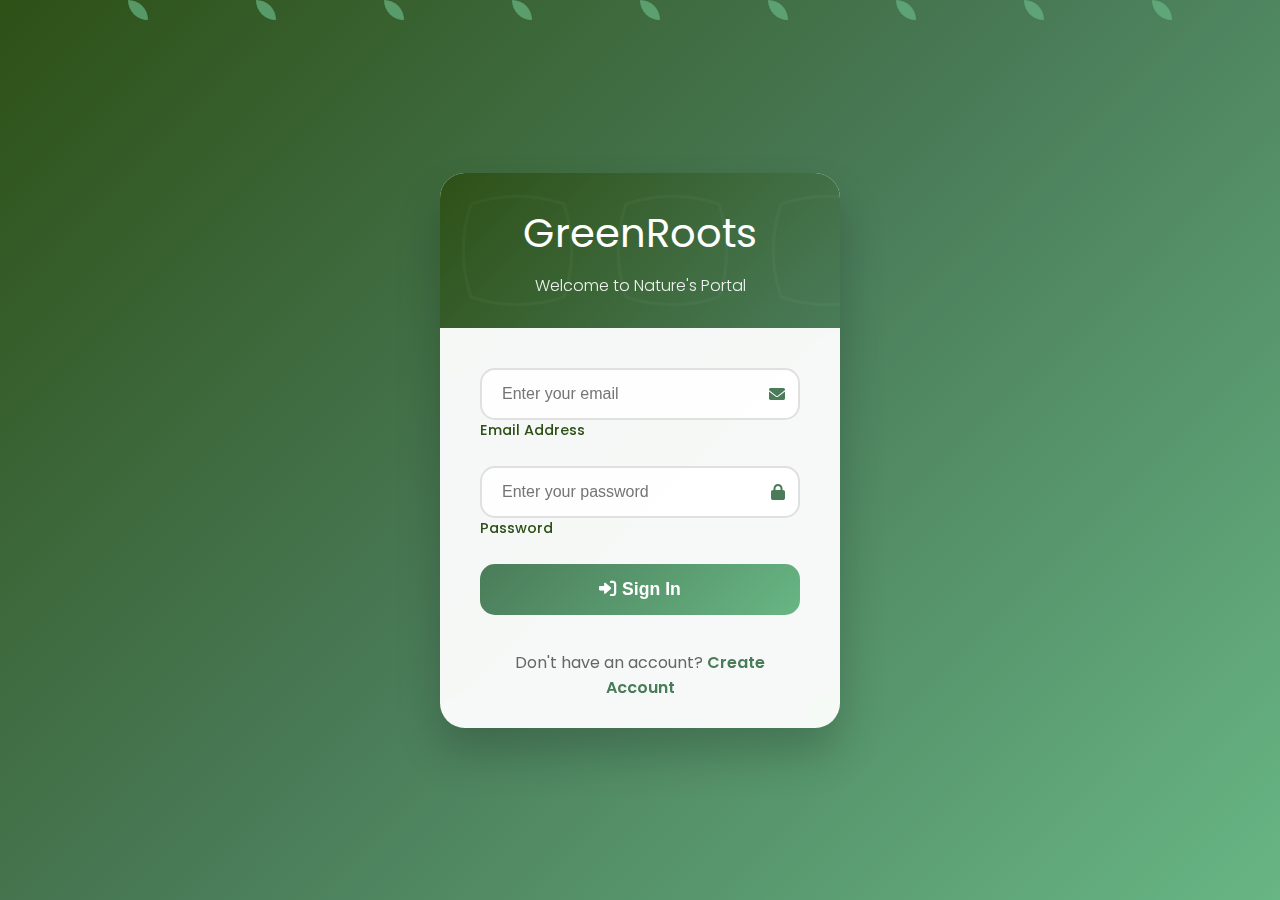
<file: index.html>
<!DOCTYPE html>
<html lang="en">
<head>
    <meta charset="UTF-8">
    <meta name="viewport" content="width=device-width, initial-scale=1.0">
    <title>GreenLeaf - Login & Signup</title>
    <link href="https://fonts.googleapis.com/css2?family=Poppins:wght@300;400;500;600;700&display=swap" rel="stylesheet">
    <link rel="stylesheet" href="https://cdnjs.cloudflare.com/ajax/libs/font-awesome/6.0.0/css/all.min.css">
    <style>
        * {
            margin: 0;
            padding: 0;
            box-sizing: border-box;
        }

        body {
            font-family: 'Poppins', sans-serif;
            background: linear-gradient(135deg, #2d5016 0%, #4a7c59 50%, #68b684 100%);
            min-height: 100vh;
            display: flex;
            align-items: center;
            justify-content: center;
            position: relative;
            overflow: hidden;
        }

        /* Animated Background Elements */
        .bg-animation {
            position: absolute;
            top: 0;
            left: 0;
            width: 100%;
            height: 100%;
            overflow: hidden;
            z-index: 0;
        }

        .leaf {
            position: absolute;
            width: 20px;
            height: 20px;
            background: #68b684;
            border-radius: 0 100% 0 100%;
            opacity: 0.7;
            animation: float 6s ease-in-out infinite;
        }

        .leaf:nth-child(1) { left: 10%; animation-delay: 0s; }
        .leaf:nth-child(2) { left: 20%; animation-delay: 1s; }
        .leaf:nth-child(3) { left: 30%; animation-delay: 2s; }
        .leaf:nth-child(4) { left: 40%; animation-delay: 3s; }
        .leaf:nth-child(5) { left: 50%; animation-delay: 4s; }
        .leaf:nth-child(6) { left: 60%; animation-delay: 0.5s; }
        .leaf:nth-child(7) { left: 70%; animation-delay: 1.5s; }
        .leaf:nth-child(8) { left: 80%; animation-delay: 2.5s; }
        .leaf:nth-child(9) { left: 90%; animation-delay: 3.5s; }

        @keyframes float {
            0%, 100% { transform: translateY(0px) rotate(0deg); }
            50% { transform: translateY(-20px) rotate(10deg); }
        }

        /* Main Container */
        .container {
            background: rgba(255, 255, 255, 0.95);
            backdrop-filter: blur(20px);
            border-radius: 25px;
            box-shadow: 0 25px 45px rgba(0, 0, 0, 0.2);
            overflow: hidden;
            width: 400px;
            min-height: 500px;
            position: relative;
            z-index: 1;
            transform: translateY(0);
            animation: slideUp 0.8s ease-out;
        }

        @keyframes slideUp {
            from {
                opacity: 0;
                transform: translateY(50px);
            }
            to {
                opacity: 1;
                transform: translateY(0);
            }
        }

        /* Header */
        .header {
            background: linear-gradient(135deg, #2d5016, #4a7c59);
            color: white;
            text-align: center;
            padding: 30px 20px;
            position: relative;
        }

        .header::before {
            content: '';
            position: absolute;
            top: 0;
            left: 0;
            right: 0;
            bottom: 0;
            background: url('data:image/svg+xml,<svg xmlns="http://www.w3.org/2000/svg" viewBox="0 0 100 100"><path d="M20,20 Q50,10 80,20 Q90,50 80,80 Q50,90 20,80 Q10,50 20,20" fill="none" stroke="rgba(255,255,255,0.1)" stroke-width="2"/></svg>');
            opacity: 0.3;
        }

        .logo {
            font-size: 2.5rem;
            margin-bottom: 10px;
            animation: bounce 2s infinite;
        }

        @keyframes bounce {
            0%, 20%, 50%, 80%, 100% { transform: translateY(0); }
            40% { transform: translateY(-10px); }
            60% { transform: translateY(-5px); }
        }

        .subtitle {
            font-size: 1rem;
            opacity: 0.9;
            font-weight: 300;
        }

        /* Form Container */
        .form-container {
            position: relative;
            height: 400px;
            overflow: hidden;
        }

        .form {
            position: absolute;
            width: 100%;
            padding: 40px;
            transition: all 0.6s cubic-bezier(0.68, -0.55, 0.265, 1.55);
        }

        .login-form {
            transform: translateX(0);
            opacity: 1;
        }

        .signup-form {
            transform: translateX(100%);
            opacity: 0;
        }

        .container.signup-active .login-form {
            transform: translateX(-100%);
            opacity: 0;
        }

        .container.signup-active .signup-form {
            transform: translateX(0);
            opacity: 1;
        }

        /* Form Groups */
        .form-group {
            margin-bottom: 25px;
            position: relative;
        }

        .form-group label {
            display: block;
            margin-bottom: 8px;
            color: #2d5016;
            font-weight: 500;
            font-size: 0.9rem;
            transition: all 0.3s;
        }

        .form-group input {
            width: 100%;
            padding: 15px 20px;
            border: 2px solid #e0e0e0;
            border-radius: 15px;
            font-size: 1rem;
            transition: all 0.3s;
            background: rgba(255, 255, 255, 0.9);
        }

        .form-group input:focus {
            outline: none;
            border-color: #4a7c59;
            box-shadow: 0 0 20px rgba(74, 124, 89, 0.3);
            transform: translateY(-2px);
        }

        .form-group input:focus + label,
        .form-group input:not(:placeholder-shown) + label {
            color: #4a7c59;
            transform: translateY(-5px);
        }

        /* Icon Inputs */
        .input-with-icon {
            position: relative;
        }

        .input-with-icon i {
            position: absolute;
            right: 15px;
            top: 50%;
            transform: translateY(-50%);
            color: #4a7c59;
            transition: all 0.3s;
        }

        .input-with-icon input:focus ~ i {
            color: #2d5016;
            animation: pulse 0.6s;
        }

        @keyframes pulse {
            0% { transform: translateY(-50%) scale(1); }
            50% { transform: translateY(-50%) scale(1.2); }
            100% { transform: translateY(-50%) scale(1); }
        }

        /* Buttons */
        .btn {
            width: 100%;
            padding: 15px;
            border: none;
            border-radius: 15px;
            font-size: 1.1rem;
            font-weight: 600;
            cursor: pointer;
            transition: all 0.3s;
            position: relative;
            overflow: hidden;
        }

        .btn-primary {
            background: linear-gradient(135deg, #4a7c59, #68b684);
            color: white;
            margin-bottom: 15px;
        }

        .btn-primary:hover {
            transform: translateY(-3px);
            box-shadow: 0 10px 25px rgba(74, 124, 89, 0.4);
        }

        .btn-primary::before {
            content: '';
            position: absolute;
            top: 0;
            left: -100%;
            width: 100%;
            height: 100%;
            background: linear-gradient(90deg, transparent, rgba(255,255,255,0.3), transparent);
            transition: left 0.5s;
        }

        .btn-primary:hover::before {
            left: 100%;
        }

        .btn-secondary {
            background: transparent;
            color: #4a7c59;
            border: 2px solid #4a7c59;
        }

        .btn-secondary:hover {
            background: #4a7c59;
            color: white;
            transform: translateY(-2px);
        }

        /* Toggle Text */
        .toggle-text {
            text-align: center;
            margin-top: 20px;
            color: #666;
        }

        .toggle-link {
            color: #4a7c59;
            cursor: pointer;
            font-weight: 600;
            text-decoration: none;
            transition: all 0.3s;
        }

        .toggle-link:hover {
            color: #2d5016;
            text-decoration: underline;
        }

        /* Animations */
        .fade-in {
            animation: fadeIn 0.5s ease-in;
        }

        @keyframes fadeIn {
            from { opacity: 0; transform: translateY(20px); }
            to { opacity: 1; transform: translateY(0); }
        }

        .shake {
            animation: shake 0.5s ease-in-out;
        }

        @keyframes shake {
            0%, 100% { transform: translateX(0); }
            25% { transform: translateX(-5px); }
            75% { transform: translateX(5px); }
        }

        /* Success Message */
        .success-message {
            background: linear-gradient(135deg, #4a7c59, #68b684);
            color: white;
            padding: 15px;
            border-radius: 10px;
            margin-bottom: 20px;
            text-align: center;
            display: none;
            animation: slideDown 0.5s ease-out;
        }

        @keyframes slideDown {
            from { opacity: 0; transform: translateY(-20px); }
            to { opacity: 1; transform: translateY(0); }
        }

        /* Responsive */
        @media (max-width: 480px) {
            .container {
                width: 90%;
                margin: 20px;
            }
            
            .form {
                padding: 30px 25px;
            }
        }

        /* Password Strength Indicator */
        .password-strength {
            height: 4px;
            background: #e0e0e0;
            border-radius: 2px;
            margin-top: 5px;
            overflow: hidden;
        }

        .strength-bar {
            height: 100%;
            width: 0%;
            transition: all 0.3s;
            border-radius: 2px;
        }

        .strength-weak { background: #ff4757; width: 33%; }
        .strength-medium { background: #ffa502; width: 66%; }
        .strength-strong { background: #4a7c59; width: 100%; }
    </style>
</head>
<body>
    <!-- Animated Background -->
    <div class="bg-animation">
        <div class="leaf"></div>
        <div class="leaf"></div>
        <div class="leaf"></div>
        <div class="leaf"></div>
        <div class="leaf"></div>
        <div class="leaf"></div>
        <div class="leaf"></div>
        <div class="leaf"></div>
        <div class="leaf"></div>
    </div>

    <div class="container" id="container">
        <!-- Header -->
        <div class="header">
            <div class="logo">GreenRoots</div>
            <div class="subtitle">Welcome to Nature's Portal</div>
        </div>

        <!-- Form Container -->
        <div class="form-container">
            <!-- Login Form -->
            <div class="form login-form">
                <div class="success-message" id="loginSuccess">
                    <i class="fas fa-check-circle"></i> Welcome back! Login successful.
                </div>

                <div class="form-group">
                    <div class="input-with-icon">
                        <input type="email" id="loginEmail" placeholder="Enter your email" required>
                        <i class="fas fa-envelope"></i>
                    </div>
                    <label for="loginEmail">Email Address</label>
                </div>

                <div class="form-group">
                    <div class="input-with-icon">
                        <input type="password" id="loginPassword" placeholder="Enter your password" required>
                        <i class="fas fa-lock"></i>
                    </div>
                    <label for="loginPassword">Password</label>
                </div>

                <button class="btn btn-primary" onclick="handleLogin()">
                    <i class="fas fa-sign-in-alt"></i> Sign In
                </button>

                <div class="toggle-text">
                    Don't have an account? 
                    <a href="#" class="toggle-link" onclick="toggleForm()">Create Account</a>
                </div>
            </div>

            <!-- Signup Form -->
            <div class="form signup-form">
                <div class="success-message" id="signupSuccess">
                    <i class="fas fa-check-circle"></i> Account created successfully! Welcome to GreenLeaf.
                </div>

                <div class="form-group">
                    <div class="input-with-icon">
                        <input type="text" id="fullName" placeholder="Enter your full name" required>
                        <i class="fas fa-user"></i>
                    </div>
                    <label for="fullName">Full Name</label>
                </div>

                <div class="form-group">
                    <div class="input-with-icon">
                        <input type="email" id="signupEmail" placeholder="Enter your email" required>
                        <i class="fas fa-envelope"></i>
                    </div>
                    <label for="signupEmail">Email Address</label>
                </div>

                <div class="form-group">
                    <div class="input-with-icon">
                        <input type="password" id="signupPassword" placeholder="Create a password" required onkeyup="checkPasswordStrength()">
                        <i class="fas fa-lock"></i>
                    </div>
                    <label for="signupPassword">Password</label>
                    <div class="password-strength">
                        <div class="strength-bar" id="strengthBar"></div>
                    </div>
                </div>

                <div class="form-group">
                    <div class="input-with-icon">
                        <input type="password" id="confirmPassword" placeholder="Confirm your password" required>
                        <i class="fas fa-shield-alt"></i>
                    </div>
                    <label for="confirmPassword">Confirm Password</label>
                </div>

                <button class="btn btn-primary" onclick="handleSignup()">
                    <i class="fas fa-user-plus"></i> Create Account
                </button>

                <div class="toggle-text">
                    Already have an account? 
                    <a href="#" class="toggle-link" onclick="toggleForm()">Sign In</a>
                </div>
            </div>
        </div>
    </div>

    <script>
        // Toggle between login and signup forms
        function toggleForm() {
            const container = document.getElementById('container');
            container.classList.toggle('signup-active');
            
            // Clear all inputs
            document.querySelectorAll('input').forEach(input => {
                input.value = '';
                input.classList.remove('shake');
            });
            
            // Hide success messages
            document.getElementById('loginSuccess').style.display = 'none';
            document.getElementById('signupSuccess').style.display = 'none';
        }
// Handle login
function handleLogin() {
    const email = document.getElementById('loginEmail').value;
    const password = document.getElementById('loginPassword').value;

    if (!email || !password) {
        shakeInputs(['loginEmail', 'loginPassword']);
        return;
    }

    if (!isValidEmail(email)) {
        shakeInputs(['loginEmail']);
        return;
    }

    // Show success message
    document.getElementById('loginSuccess').style.display = 'block';
    
    console.log('Login attempt:', { email, password });
    
    // Redirect to main page after 1.5 seconds
    setTimeout(() => {
        window.location.href = 'main.html';  // ← Changed this line
    }, 1500);
}

// Handle signup
function handleSignup() {
    const fullName = document.getElementById('fullName').value;
    const email = document.getElementById('signupEmail').value;
    const password = document.getElementById('signupPassword').value;
    const confirmPassword = document.getElementById('confirmPassword').value;

    const errors = [];
    
    if (!fullName.trim()) errors.push('fullName');
    if (!email || !isValidEmail(email)) errors.push('signupEmail');
    if (!password || password.length < 6) errors.push('signupPassword');
    if (password !== confirmPassword) errors.push('confirmPassword');

    if (errors.length > 0) {
        shakeInputs(errors);
        return;
    }

    document.getElementById('signupSuccess').style.display = 'block';
    
    console.log('Signup attempt:', { fullName, email, password });
    
    // Redirect to main page after 1.5 seconds
    setTimeout(() => {
        window.location.href = 'main.html';  
    }, 1500);
}
        // Utility functions
        function isValidEmail(email) {
            const emailRegex = /^[^\s@]+@[^\s@]+\.[^\s@]+$/;
            return emailRegex.test(email);
        }

        function shakeInputs(inputIds) {
            inputIds.forEach(id => {
                const input = document.getElementById(id);
                input.classList.add('shake');
                setTimeout(() => input.classList.remove('shake'), 500);
            });
        }

        // Password strength checker
        function checkPasswordStrength() {
            const password = document.getElementById('signupPassword').value;
            const strengthBar = document.getElementById('strengthBar');
            
            let strength = 0;
            
            // Length check
            if (password.length >= 6) strength++;
            if (password.length >= 10) strength++;
            
            // Character variety checks
            if (/[a-z]/.test(password)) strength++;
            if (/[A-Z]/.test(password)) strength++;
            if (/[0-9]/.test(password)) strength++;
            if (/[^A-Za-z0-9]/.test(password)) strength++;
            
            // Update strength bar
            strengthBar.className = 'strength-bar';
            
            if (strength <= 2) {
                strengthBar.classList.add('strength-weak');
            } else if (strength <= 4) {
                strengthBar.classList.add('strength-medium');
            } else {
                strengthBar.classList.add('strength-strong');
            }
        }

        // Add floating animation to inputs on focus
        document.querySelectorAll('input').forEach(input => {
            input.addEventListener('focus', function() {
                this.parentElement.style.transform = 'translateY(-2px)';
            });
            
            input.addEventListener('blur', function() {
                this.parentElement.style.transform = 'translateY(0)';
            });
        });

        // Add smooth scrolling and animations
        document.addEventListener('DOMContentLoaded', function() {
            // Animate form elements on load
            const formElements = document.querySelectorAll('.form-group, .btn');
            formElements.forEach((element, index) => {
                element.style.animationDelay = `${index * 0.1}s`;
                element.classList.add('fade-in');
            });
        });

        // Easter egg: Konami code for special animation
        let konamiCode = [];
        const konamiSequence = [38, 38, 40, 40, 37, 39, 37, 39, 66, 65];

        document.addEventListener('keydown', function(e) {
            konamiCode.push(e.keyCode);
            if (konamiCode.length > konamiSequence.length) {
                konamiCode.shift();
            }
            
            if (konamiCode.join('') === konamiSequence.join('')) {
                document.body.style.animation = 'rainbow 2s infinite';
                setTimeout(() => {
                    document.body.style.animation = '';
                }, 4000);
            }
        });

        // Add rainbow animation for easter egg
        const style = document.createElement('style');
        style.textContent = `
            @keyframes rainbow {
                0% { filter: hue-rotate(0deg); }
                100% { filter: hue-rotate(360deg); }
            }
        `;
        document.head.appendChild(style);
    </script>
</body>
</html>
</file>
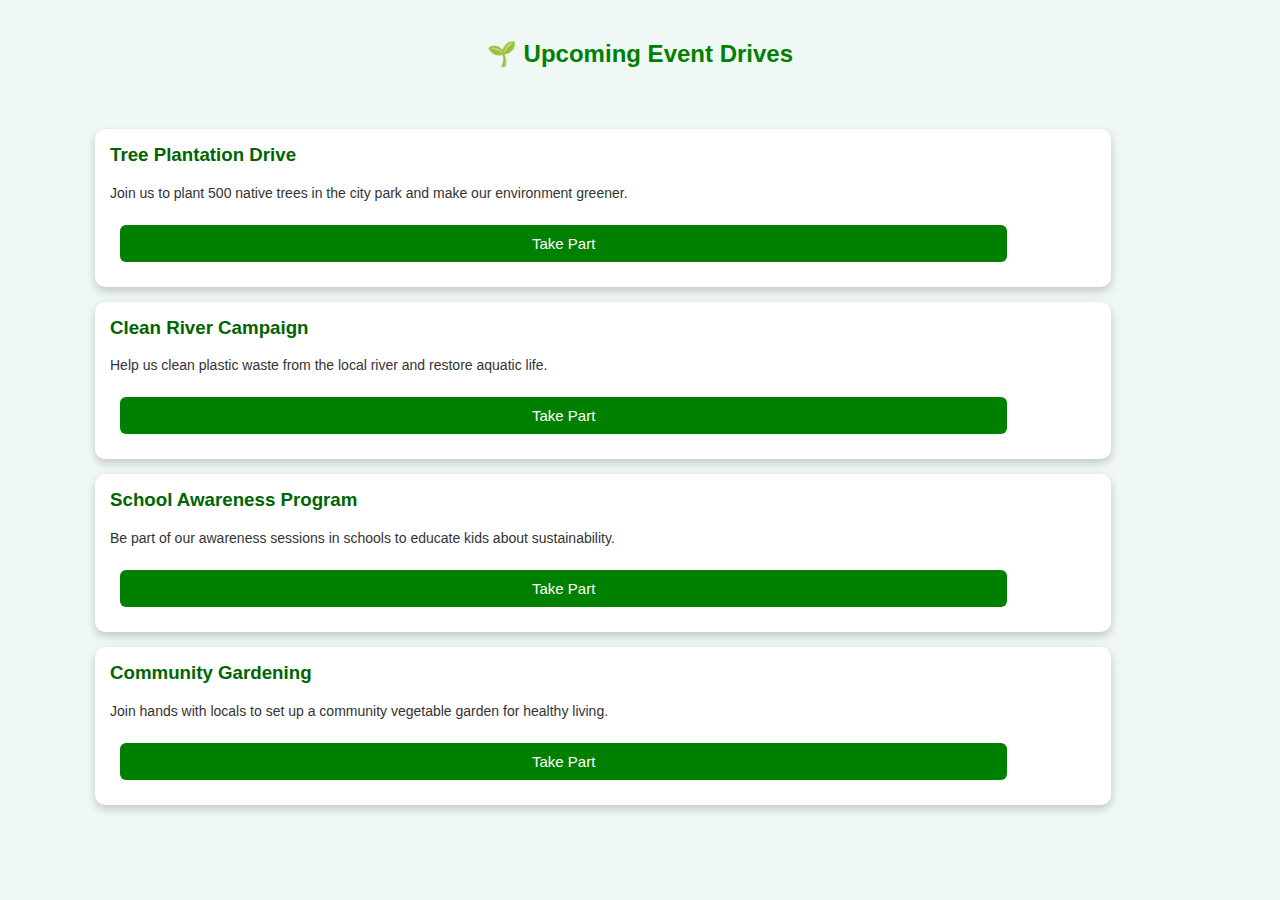
<file: Events.html>
<!DOCTYPE html>
<html lang="en">
<head>
  <meta charset="UTF-8">
  <meta name="viewport" content="width=device-width, initial-scale=1.0">
  <title>Event Drives</title>
  <style>
    body {
      font-family: Arial, sans-serif;
      background: #f0f8f5;
      margin: 0;
      padding: 20px;
    }

    h2 {
      text-align: center;
      color: green;
      margin-bottom: 20px;
    }

    .events-container {
      display: grid;
      grid-template-columns: repeat(auto-fit, minmax(250px, 1fr));
      gap: 20px;
      margin: 10px;
      padding: 10px;
    }

    .event-card {
      background: white;
      border-radius: 10px;
      padding: 15px;
      box-shadow: 0 4px 10px rgba(0,0,0,0.2);
      transition: transform 0.2s ease;
      width: 85%;
      margin: 15px;
    }

    .event-card:hover {
      transform: scale(1.03);
    }

    .event-card h3 {
      margin-top: 0;
      color: darkgreen;
    }

    .event-card p {
      font-size: 14px;
      color: #333;
      
    }

    .event-card button {
      margin-top: 10px;
      width: 90%;
      padding: 10px;
      border: none;
      border-radius: 6px;
      background: green;
      color: white;
      font-size: 15px;
      cursor: pointer;
      margin: 10px;
      align-items: center;
    }

    .event-card button:hover {
      background: darkgreen;
    }
  </style>
</head>
<body>

  <h2>🌱 Upcoming Event Drives</h2>

  <div class="events-container">
    <ul><!-- Event 1 -->
    <div class="event-card">
      <h3>Tree Plantation Drive</h3>
      <p>Join us to plant 500 native trees in the city park and make our environment greener.</p>
      <button>Take Part</button>
    </div>

    <!-- Event 2 -->
    <div class="event-card">
      <h3>Clean River Campaign</h3>
      <p>Help us clean plastic waste from the local river and restore aquatic life.</p>
      <button>Take Part</button>
    </div>

    <!-- Event 3 -->
    <div class="event-card">
      <h3>School Awareness Program</h3>
      <p>Be part of our awareness sessions in schools to educate kids about sustainability.</p>
      <button>Take Part</button>
    </div>

    <!-- Event 4 -->
    <div class="event-card">
      <h3>Community Gardening</h3>
      <p>Join hands with locals to set up a community vegetable garden for healthy living.</p>
      <button>Take Part</button>
    </div>
    </ul>
  </div>

</body>
</html>
</file>
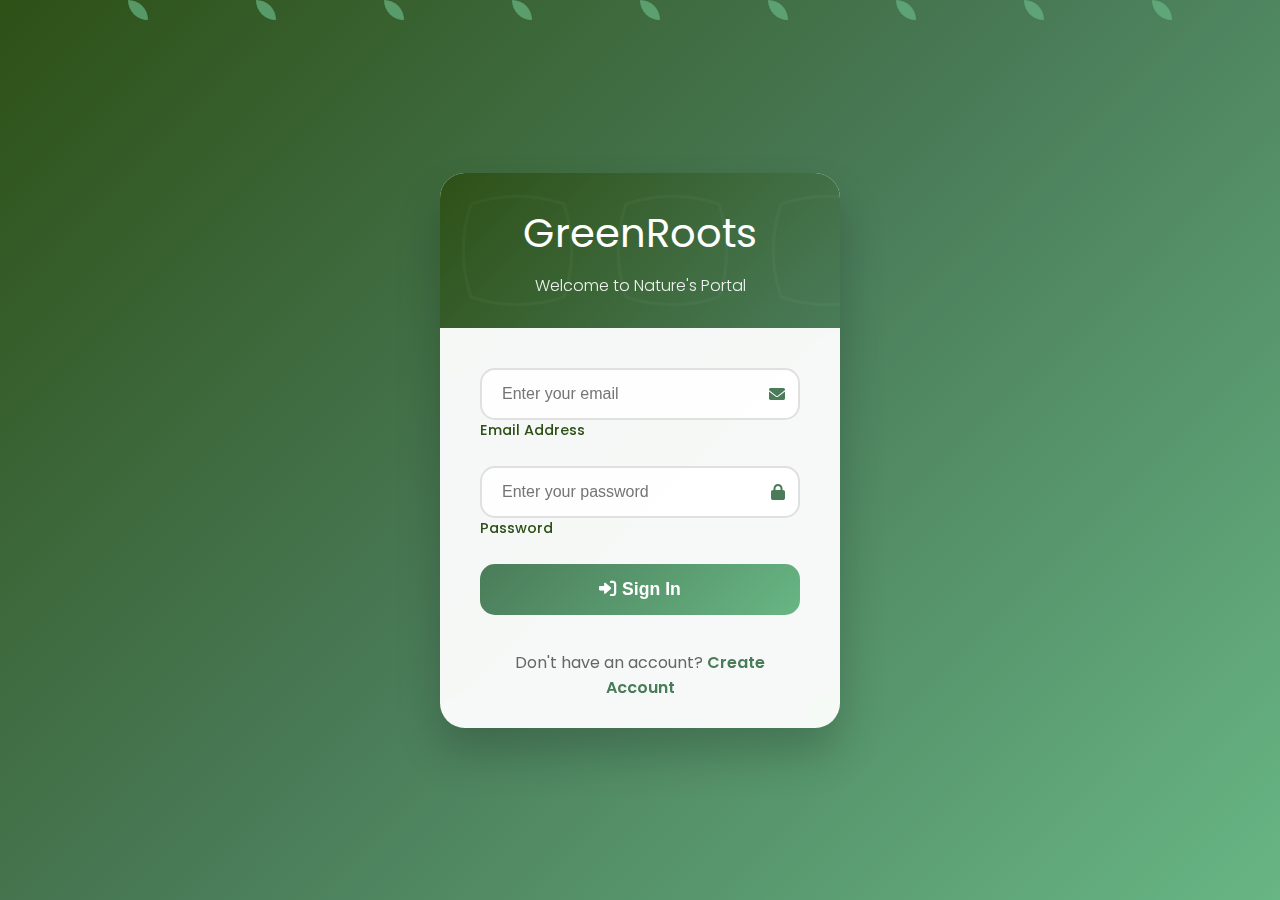
<file: login_page.html>
<!DOCTYPE html>
<html lang="en">
<head>
    <meta charset="UTF-8">
    <meta name="viewport" content="width=device-width, initial-scale=1.0">
    <title>GreenLeaf - Login & Signup</title>
    <link href="https://fonts.googleapis.com/css2?family=Poppins:wght@300;400;500;600;700&display=swap" rel="stylesheet">
    <link rel="stylesheet" href="https://cdnjs.cloudflare.com/ajax/libs/font-awesome/6.0.0/css/all.min.css">
    <style>
        * {
            margin: 0;
            padding: 0;
            box-sizing: border-box;
        }

        body {
            font-family: 'Poppins', sans-serif;
            background: linear-gradient(135deg, #2d5016 0%, #4a7c59 50%, #68b684 100%);
            min-height: 100vh;
            display: flex;
            align-items: center;
            justify-content: center;
            position: relative;
            overflow: hidden;
        }

        /* Animated Background Elements */
        .bg-animation {
            position: absolute;
            top: 0;
            left: 0;
            width: 100%;
            height: 100%;
            overflow: hidden;
            z-index: 0;
        }

        .leaf {
            position: absolute;
            width: 20px;
            height: 20px;
            background: #68b684;
            border-radius: 0 100% 0 100%;
            opacity: 0.7;
            animation: float 6s ease-in-out infinite;
        }

        .leaf:nth-child(1) { left: 10%; animation-delay: 0s; }
        .leaf:nth-child(2) { left: 20%; animation-delay: 1s; }
        .leaf:nth-child(3) { left: 30%; animation-delay: 2s; }
        .leaf:nth-child(4) { left: 40%; animation-delay: 3s; }
        .leaf:nth-child(5) { left: 50%; animation-delay: 4s; }
        .leaf:nth-child(6) { left: 60%; animation-delay: 0.5s; }
        .leaf:nth-child(7) { left: 70%; animation-delay: 1.5s; }
        .leaf:nth-child(8) { left: 80%; animation-delay: 2.5s; }
        .leaf:nth-child(9) { left: 90%; animation-delay: 3.5s; }

        @keyframes float {
            0%, 100% { transform: translateY(0px) rotate(0deg); }
            50% { transform: translateY(-20px) rotate(10deg); }
        }

        /* Main Container */
        .container {
            background: rgba(255, 255, 255, 0.95);
            backdrop-filter: blur(20px);
            border-radius: 25px;
            box-shadow: 0 25px 45px rgba(0, 0, 0, 0.2);
            overflow: hidden;
            width: 400px;
            min-height: 500px;
            position: relative;
            z-index: 1;
            transform: translateY(0);
            animation: slideUp 0.8s ease-out;
        }

        @keyframes slideUp {
            from {
                opacity: 0;
                transform: translateY(50px);
            }
            to {
                opacity: 1;
                transform: translateY(0);
            }
        }

        /* Header */
        .header {
            background: linear-gradient(135deg, #2d5016, #4a7c59);
            color: white;
            text-align: center;
            padding: 30px 20px;
            position: relative;
        }

        .header::before {
            content: '';
            position: absolute;
            top: 0;
            left: 0;
            right: 0;
            bottom: 0;
            background: url('data:image/svg+xml,<svg xmlns="http://www.w3.org/2000/svg" viewBox="0 0 100 100"><path d="M20,20 Q50,10 80,20 Q90,50 80,80 Q50,90 20,80 Q10,50 20,20" fill="none" stroke="rgba(255,255,255,0.1)" stroke-width="2"/></svg>');
            opacity: 0.3;
        }

        .logo {
            font-size: 2.5rem;
            margin-bottom: 10px;
            animation: bounce 2s infinite;
        }

        @keyframes bounce {
            0%, 20%, 50%, 80%, 100% { transform: translateY(0); }
            40% { transform: translateY(-10px); }
            60% { transform: translateY(-5px); }
        }

        .subtitle {
            font-size: 1rem;
            opacity: 0.9;
            font-weight: 300;
        }

        /* Form Container */
        .form-container {
            position: relative;
            height: 400px;
            overflow: hidden;
        }

        .form {
            position: absolute;
            width: 100%;
            padding: 40px;
            transition: all 0.6s cubic-bezier(0.68, -0.55, 0.265, 1.55);
        }

        .login-form {
            transform: translateX(0);
            opacity: 1;
        }

        .signup-form {
            transform: translateX(100%);
            opacity: 0;
        }

        .container.signup-active .login-form {
            transform: translateX(-100%);
            opacity: 0;
        }

        .container.signup-active .signup-form {
            transform: translateX(0);
            opacity: 1;
        }

        /* Form Groups */
        .form-group {
            margin-bottom: 25px;
            position: relative;
        }

        .form-group label {
            display: block;
            margin-bottom: 8px;
            color: #2d5016;
            font-weight: 500;
            font-size: 0.9rem;
            transition: all 0.3s;
        }

        .form-group input {
            width: 100%;
            padding: 15px 20px;
            border: 2px solid #e0e0e0;
            border-radius: 15px;
            font-size: 1rem;
            transition: all 0.3s;
            background: rgba(255, 255, 255, 0.9);
        }

        .form-group input:focus {
            outline: none;
            border-color: #4a7c59;
            box-shadow: 0 0 20px rgba(74, 124, 89, 0.3);
            transform: translateY(-2px);
        }

        .form-group input:focus + label,
        .form-group input:not(:placeholder-shown) + label {
            color: #4a7c59;
            transform: translateY(-5px);
        }

        /* Icon Inputs */
        .input-with-icon {
            position: relative;
        }

        .input-with-icon i {
            position: absolute;
            right: 15px;
            top: 50%;
            transform: translateY(-50%);
            color: #4a7c59;
            transition: all 0.3s;
        }

        .input-with-icon input:focus ~ i {
            color: #2d5016;
            animation: pulse 0.6s;
        }

        @keyframes pulse {
            0% { transform: translateY(-50%) scale(1); }
            50% { transform: translateY(-50%) scale(1.2); }
            100% { transform: translateY(-50%) scale(1); }
        }

        /* Buttons */
        .btn {
            width: 100%;
            padding: 15px;
            border: none;
            border-radius: 15px;
            font-size: 1.1rem;
            font-weight: 600;
            cursor: pointer;
            transition: all 0.3s;
            position: relative;
            overflow: hidden;
        }

        .btn-primary {
            background: linear-gradient(135deg, #4a7c59, #68b684);
            color: white;
            margin-bottom: 15px;
        }

        .btn-primary:hover {
            transform: translateY(-3px);
            box-shadow: 0 10px 25px rgba(74, 124, 89, 0.4);
        }

        .btn-primary::before {
            content: '';
            position: absolute;
            top: 0;
            left: -100%;
            width: 100%;
            height: 100%;
            background: linear-gradient(90deg, transparent, rgba(255,255,255,0.3), transparent);
            transition: left 0.5s;
        }

        .btn-primary:hover::before {
            left: 100%;
        }

        .btn-secondary {
            background: transparent;
            color: #4a7c59;
            border: 2px solid #4a7c59;
        }

        .btn-secondary:hover {
            background: #4a7c59;
            color: white;
            transform: translateY(-2px);
        }

        /* Toggle Text */
        .toggle-text {
            text-align: center;
            margin-top: 20px;
            color: #666;
        }

        .toggle-link {
            color: #4a7c59;
            cursor: pointer;
            font-weight: 600;
            text-decoration: none;
            transition: all 0.3s;
        }

        .toggle-link:hover {
            color: #2d5016;
            text-decoration: underline;
        }

        /* Animations */
        .fade-in {
            animation: fadeIn 0.5s ease-in;
        }

        @keyframes fadeIn {
            from { opacity: 0; transform: translateY(20px); }
            to { opacity: 1; transform: translateY(0); }
        }

        .shake {
            animation: shake 0.5s ease-in-out;
        }

        @keyframes shake {
            0%, 100% { transform: translateX(0); }
            25% { transform: translateX(-5px); }
            75% { transform: translateX(5px); }
        }

        /* Success Message */
        .success-message {
            background: linear-gradient(135deg, #4a7c59, #68b684);
            color: white;
            padding: 15px;
            border-radius: 10px;
            margin-bottom: 20px;
            text-align: center;
            display: none;
            animation: slideDown 0.5s ease-out;
        }

        @keyframes slideDown {
            from { opacity: 0; transform: translateY(-20px); }
            to { opacity: 1; transform: translateY(0); }
        }

        /* Responsive */
        @media (max-width: 480px) {
            .container {
                width: 90%;
                margin: 20px;
            }
            
            .form {
                padding: 30px 25px;
            }
        }

        /* Password Strength Indicator */
        .password-strength {
            height: 4px;
            background: #e0e0e0;
            border-radius: 2px;
            margin-top: 5px;
            overflow: hidden;
        }

        .strength-bar {
            height: 100%;
            width: 0%;
            transition: all 0.3s;
            border-radius: 2px;
        }

        .strength-weak { background: #ff4757; width: 33%; }
        .strength-medium { background: #ffa502; width: 66%; }
        .strength-strong { background: #4a7c59; width: 100%; }
    </style>
</head>
<body>
    <!-- Animated Background -->
    <div class="bg-animation">
        <div class="leaf"></div>
        <div class="leaf"></div>
        <div class="leaf"></div>
        <div class="leaf"></div>
        <div class="leaf"></div>
        <div class="leaf"></div>
        <div class="leaf"></div>
        <div class="leaf"></div>
        <div class="leaf"></div>
    </div>

    <div class="container" id="container">
        <!-- Header -->
        <div class="header">
            <div class="logo">GreenRoots</div>
            <div class="subtitle">Welcome to Nature's Portal</div>
        </div>

        <!-- Form Container -->
        <div class="form-container">
            <!-- Login Form -->
            <div class="form login-form">
                <div class="success-message" id="loginSuccess">
                    <i class="fas fa-check-circle"></i> Welcome back! Login successful.
                </div>

                <div class="form-group">
                    <div class="input-with-icon">
                        <input type="email" id="loginEmail" placeholder="Enter your email" required>
                        <i class="fas fa-envelope"></i>
                    </div>
                    <label for="loginEmail">Email Address</label>
                </div>

                <div class="form-group">
                    <div class="input-with-icon">
                        <input type="password" id="loginPassword" placeholder="Enter your password" required>
                        <i class="fas fa-lock"></i>
                    </div>
                    <label for="loginPassword">Password</label>
                </div>

                <button class="btn btn-primary" onclick="handleLogin()">
                    <i class="fas fa-sign-in-alt"></i> Sign In
                </button>

                <div class="toggle-text">
                    Don't have an account? 
                    <a href="#" class="toggle-link" onclick="toggleForm()">Create Account</a>
                </div>
            </div>

            <!-- Signup Form -->
            <div class="form signup-form">
                <div class="success-message" id="signupSuccess">
                    <i class="fas fa-check-circle"></i> Account created successfully! Welcome to GreenLeaf.
                </div>

                <div class="form-group">
                    <div class="input-with-icon">
                        <input type="text" id="fullName" placeholder="Enter your full name" required>
                        <i class="fas fa-user"></i>
                    </div>
                    <label for="fullName">Full Name</label>
                </div>

                <div class="form-group">
                    <div class="input-with-icon">
                        <input type="email" id="signupEmail" placeholder="Enter your email" required>
                        <i class="fas fa-envelope"></i>
                    </div>
                    <label for="signupEmail">Email Address</label>
                </div>

                <div class="form-group">
                    <div class="input-with-icon">
                        <input type="password" id="signupPassword" placeholder="Create a password" required onkeyup="checkPasswordStrength()">
                        <i class="fas fa-lock"></i>
                    </div>
                    <label for="signupPassword">Password</label>
                    <div class="password-strength">
                        <div class="strength-bar" id="strengthBar"></div>
                    </div>
                </div>

                <div class="form-group">
                    <div class="input-with-icon">
                        <input type="password" id="confirmPassword" placeholder="Confirm your password" required>
                        <i class="fas fa-shield-alt"></i>
                    </div>
                    <label for="confirmPassword">Confirm Password</label>
                </div>

                <button class="btn btn-primary" onclick="handleSignup()">
                    <i class="fas fa-user-plus"></i> Create Account
                </button>

                <div class="toggle-text">
                    Already have an account? 
                    <a href="#" class="toggle-link" onclick="toggleForm()">Sign In</a>
                </div>
            </div>
        </div>
    </div>

    <script>
        // Toggle between login and signup forms
        function toggleForm() {
            const container = document.getElementById('container');
            container.classList.toggle('signup-active');
            
            // Clear all inputs
            document.querySelectorAll('input').forEach(input => {
                input.value = '';
                input.classList.remove('shake');
            });
            
            // Hide success messages
            document.getElementById('loginSuccess').style.display = 'none';
            document.getElementById('signupSuccess').style.display = 'none';
        }

        // Handle login
        function handleLogin() {
            const email = document.getElementById('loginEmail').value;
            const password = document.getElementById('loginPassword').value;

            if (!email || !password) {
                shakeInputs(['loginEmail', 'loginPassword']);
                return;
            }

            if (!isValidEmail(email)) {
                shakeInputs(['loginEmail']);
                return;
            }

            // Simulate login success
            document.getElementById('loginSuccess').style.display = 'block';
            
            // In a real app, you would send this to your backend
            console.log('Login attempt:', { email, password });
            
            // Simulate redirect after success
            setTimeout(() => {
                alert('Login successful! Redirecting to dashboard...');
            }, 1500);
        }

        // Handle signup
        function handleSignup() {
            const fullName = document.getElementById('fullName').value;
            const email = document.getElementById('signupEmail').value;
            const password = document.getElementById('signupPassword').value;
            const confirmPassword = document.getElementById('confirmPassword').value;

            // Validation
            const errors = [];
            
            if (!fullName.trim()) errors.push('fullName');
            if (!email || !isValidEmail(email)) errors.push('signupEmail');
            if (!password || password.length < 6) errors.push('signupPassword');
            if (password !== confirmPassword) errors.push('confirmPassword');

            if (errors.length > 0) {
                shakeInputs(errors);
                return;
            }

            // Simulate signup success
            document.getElementById('signupSuccess').style.display = 'block';
            
            // In a real app, you would send this to your backend
            console.log('Signup attempt:', { fullName, email, password });
            
            // Simulate redirect after success
            setTimeout(() => {
                alert('Account created successfully! Please check your email for verification.');
            }, 1500);
        }

        // Utility functions
        function isValidEmail(email) {
            const emailRegex = /^[^\s@]+@[^\s@]+\.[^\s@]+$/;
            return emailRegex.test(email);
        }

        function shakeInputs(inputIds) {
            inputIds.forEach(id => {
                const input = document.getElementById(id);
                input.classList.add('shake');
                setTimeout(() => input.classList.remove('shake'), 500);
            });
        }

        // Password strength checker
        function checkPasswordStrength() {
            const password = document.getElementById('signupPassword').value;
            const strengthBar = document.getElementById('strengthBar');
            
            let strength = 0;
            
            // Length check
            if (password.length >= 6) strength++;
            if (password.length >= 10) strength++;
            
            // Character variety checks
            if (/[a-z]/.test(password)) strength++;
            if (/[A-Z]/.test(password)) strength++;
            if (/[0-9]/.test(password)) strength++;
            if (/[^A-Za-z0-9]/.test(password)) strength++;
            
            // Update strength bar
            strengthBar.className = 'strength-bar';
            
            if (strength <= 2) {
                strengthBar.classList.add('strength-weak');
            } else if (strength <= 4) {
                strengthBar.classList.add('strength-medium');
            } else {
                strengthBar.classList.add('strength-strong');
            }
        }

        // Add floating animation to inputs on focus
        document.querySelectorAll('input').forEach(input => {
            input.addEventListener('focus', function() {
                this.parentElement.style.transform = 'translateY(-2px)';
            });
            
            input.addEventListener('blur', function() {
                this.parentElement.style.transform = 'translateY(0)';
            });
        });

        // Add smooth scrolling and animations
        document.addEventListener('DOMContentLoaded', function() {
            // Animate form elements on load
            const formElements = document.querySelectorAll('.form-group, .btn');
            formElements.forEach((element, index) => {
                element.style.animationDelay = `${index * 0.1}s`;
                element.classList.add('fade-in');
            });
        });

        // Easter egg: Konami code for special animation
        let konamiCode = [];
        const konamiSequence = [38, 38, 40, 40, 37, 39, 37, 39, 66, 65];

        document.addEventListener('keydown', function(e) {
            konamiCode.push(e.keyCode);
            if (konamiCode.length > konamiSequence.length) {
                konamiCode.shift();
            }
            
            if (konamiCode.join('') === konamiSequence.join('')) {
                document.body.style.animation = 'rainbow 2s infinite';
                setTimeout(() => {
                    document.body.style.animation = '';
                }, 4000);
            }
        });

        // Add rainbow animation for easter egg
        const style = document.createElement('style');
        style.textContent = `
            @keyframes rainbow {
                0% { filter: hue-rotate(0deg); }
                100% { filter: hue-rotate(360deg); }
            }
        `;
        document.head.appendChild(style);
    </script>
</body>
</html>
</file>
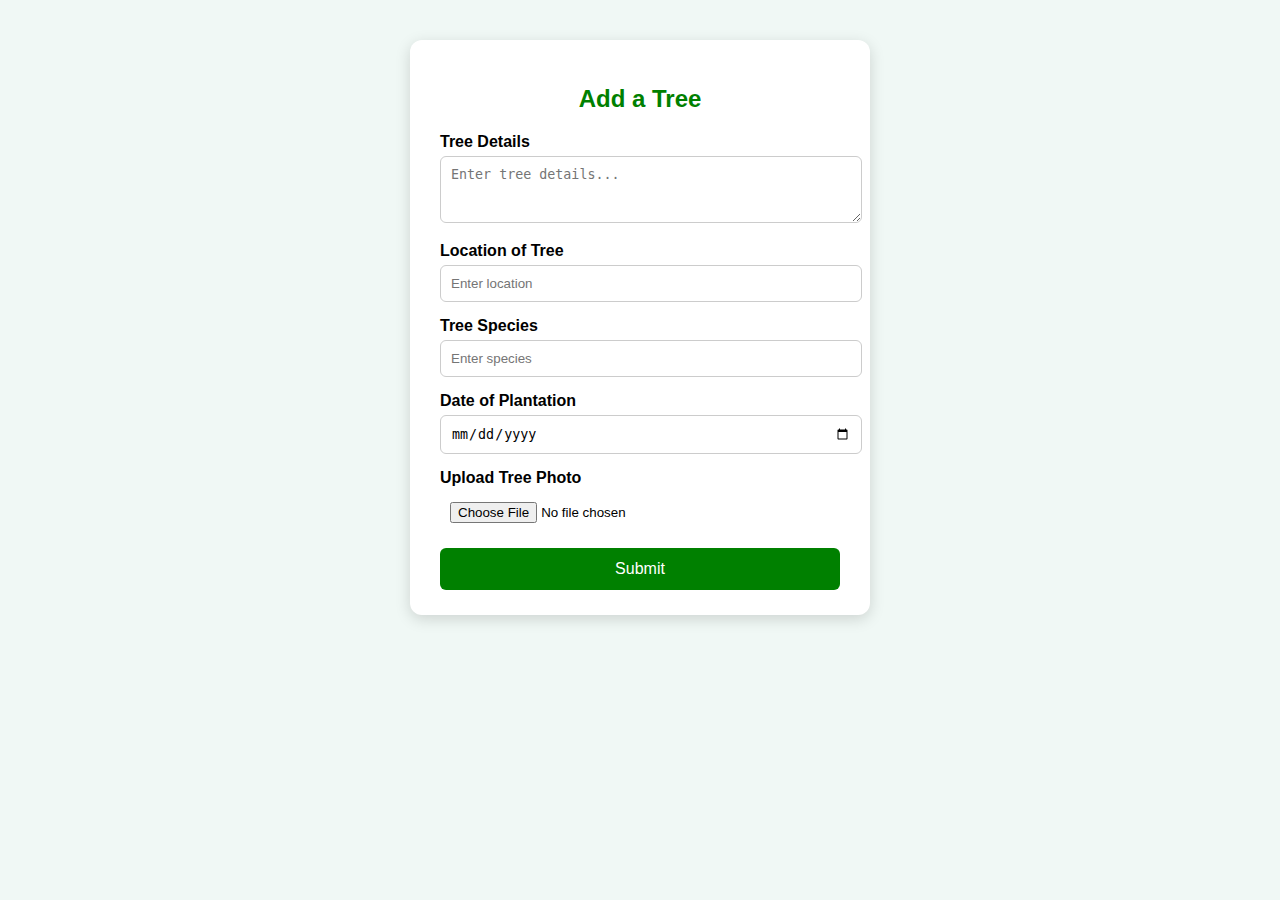
<file: PlantATree.html>
<!DOCTYPE html>
<html lang="en">
<head>
  <meta charset="UTF-8">
  <meta name="viewport" content="width=device-width, initial-scale=1.0">
  <title>Add a Tree</title>
  <style>
    body {
  font-family: Arial, sans-serif;
  background: #f0f8f5;
  margin: 0;
  padding: 0;
  text-align: center;
}

/* Hero Section */
.hero {
  padding: 60px 20px;
  background: linear-gradient(to right, #e6f9ec, #f9fff7);
}

.hero h1 {
  font-size: 2.8rem;
  font-weight: 900;
  color: #0b3d0b;
}

.hero h1 span {
  color: #228b22;
}

.hero p {
  max-width: 600px;
  margin: 15px auto;
  font-size: 1.1rem;
  color: #333;
}

.hero-buttons {
  margin-top: 20px;
}

.primary-btn, .secondary-btn {
  padding: 12px 20px;
  font-size: 1rem;
  border-radius: 6px;
  border: none;
  cursor: pointer;
  margin: 5px;
}

.primary-btn {
  background: green;
  color: white;
}

.primary-btn:hover {
  background: darkgreen;
}

.secondary-btn {
  background: white;
  border: 2px solid green;
  color: green;
}

.secondary-btn:hover {
  background: #e6ffe6;
}

/* Form Section */
.form-container {
  background: white;
  margin: 40px auto;
  padding: 25px 30px;
  border-radius: 12px;
  box-shadow: 0 4px 15px rgba(0,0,0,0.15);
  width: 400px;
}

.form-container h2 {
  text-align: center;
  color: green;
  margin-bottom: 20px;
}

.form-group {
  margin-bottom: 15px;
  text-align: left;
}

label {
  display: block;
  font-weight: bold;
  margin-bottom: 5px;
}

input, textarea, select {
  width: 100%;
  padding: 10px;
  border: 1px solid #ccc;
  border-radius: 6px;
}

input[type="file"] {
  border: none;
}

button[type="submit"] {
  width: 100%;
  padding: 12px;
  background: green;
  color: white;
  border: none;
  border-radius: 6px;
  font-size: 16px;
  cursor: pointer;
}

button[type="submit"]:hover {
  background: darkgreen;
}

  </style>
</head>
<body>

  <div class="form-container">
    <h2>Add a Tree</h2>
    <form>
      <div class="form-group">
        <label for="treeDetails">Tree Details</label>
        <textarea id="treeDetails" rows="3" placeholder="Enter tree details..."></textarea>
      </div>

      <div class="form-group">
        <label for="location">Location of Tree</label>
        <input type="text" id="location" placeholder="Enter location">
      </div>

      <div class="form-group">
        <label for="species">Tree Species</label>
        <input type="text" id="species" placeholder="Enter species">
      </div>

      <div class="form-group">
        <label for="date">Date of Plantation</label>
        <input type="date" id="date">
      </div>

      <div class="form-group">
        <label for="photo">Upload Tree Photo</label>
        <input type="file" id="photo" accept="image/*">
      </div>

      <button type="submit">Submit</button>
    </form>
  </div>

</body>
</html>
</file>
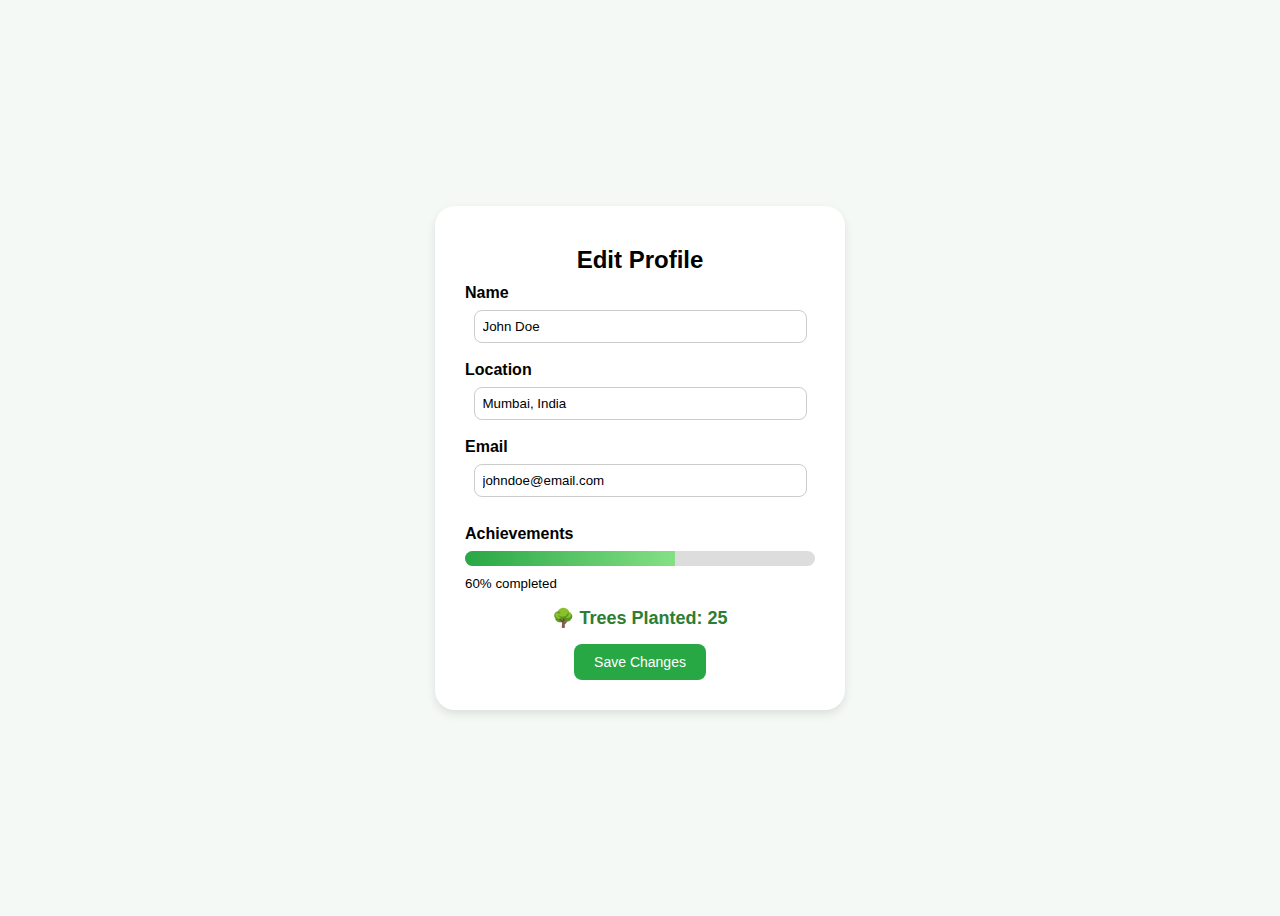
<file: Profile.html>
<!DOCTYPE html>
<html lang="en">
<head>
  <meta charset="UTF-8">
  <meta name="viewport" content="width=device-width, initial-scale=1.0">
  <title>Profile Page</title>
  <style>
    body {
      font-family: Arial, sans-serif;
      background: #f5f9f6;
      display: flex;
      justify-content: center;
      align-items: center;
      min-height: 100vh;
    }
    .profile-card {
      background: white;
      padding: 30px;
      border-radius: 20px;
      box-shadow: 0 4px 10px rgba(0,0,0,0.1);
      width: 350px;
      text-align: center;
    }
    .profile-card img {
      width: 100px;
      height: 100px;
      border-radius: 50%;
      object-fit: cover;
      margin-bottom: 15px;
    }
    .profile-card h2 {
      margin: 10px 0 5px;
    }
    .profile-card input {
      width: 90%;
      padding: 8px;
      margin: 8px 0;
      border: 1px solid #ccc;
      border-radius: 8px;
    }
    .profile-card label {
      font-weight: bold;
      display: block;
      margin-top: 10px;
      text-align: left;
    }
    .achievement {
      margin-top: 20px;
      text-align: left;
    }
    .progress-bar {
      background: #ddd;
      border-radius: 20px;
      overflow: hidden;
      height: 15px;
      margin: 8px 0;
    }
    .progress {
      height: 100%;
      background: linear-gradient(90deg, #28a745, #85e085);
      width: 60%; /* Example progress */
    }
    .tree-count {
      font-size: 18px;
      font-weight: bold;
      margin-top: 15px;
      color: #2e7d32;
    }
    .save-btn {
      margin-top: 15px;
      padding: 10px 20px;
      border: none;
      border-radius: 8px;
      background: #28a745;
      color: white;
      font-size: 14px;
      cursor: pointer;
    }
    .save-btn:hover {
      background: #218838;
    }
  </style>
</head>
<body>
  <div class="profile-card">
    <i class="fa-solid fa-user-circle profile-icon"></i>

    <h2>Edit Profile</h2>

    <label for="name">Name</label>
    <input type="text" id="name" value="John Doe">

    <label for="location">Location</label>
    <input type="text" id="location" value="Mumbai, India">

    <label for="email">Email</label>
    <input type="email" id="email" value="johndoe@email.com">

    <div class="achievement">
      <label>Achievements</label>
      <div class="progress-bar">
        <div class="progress"></div>
      </div>
      <small>60% completed</small>
    </div>

    <div class="tree-count">
      🌳 Trees Planted: <span id="treeCount">25</span>
    </div>

    <button class="save-btn">Save Changes</button>
  </div>
</body>
</html>
</file>
